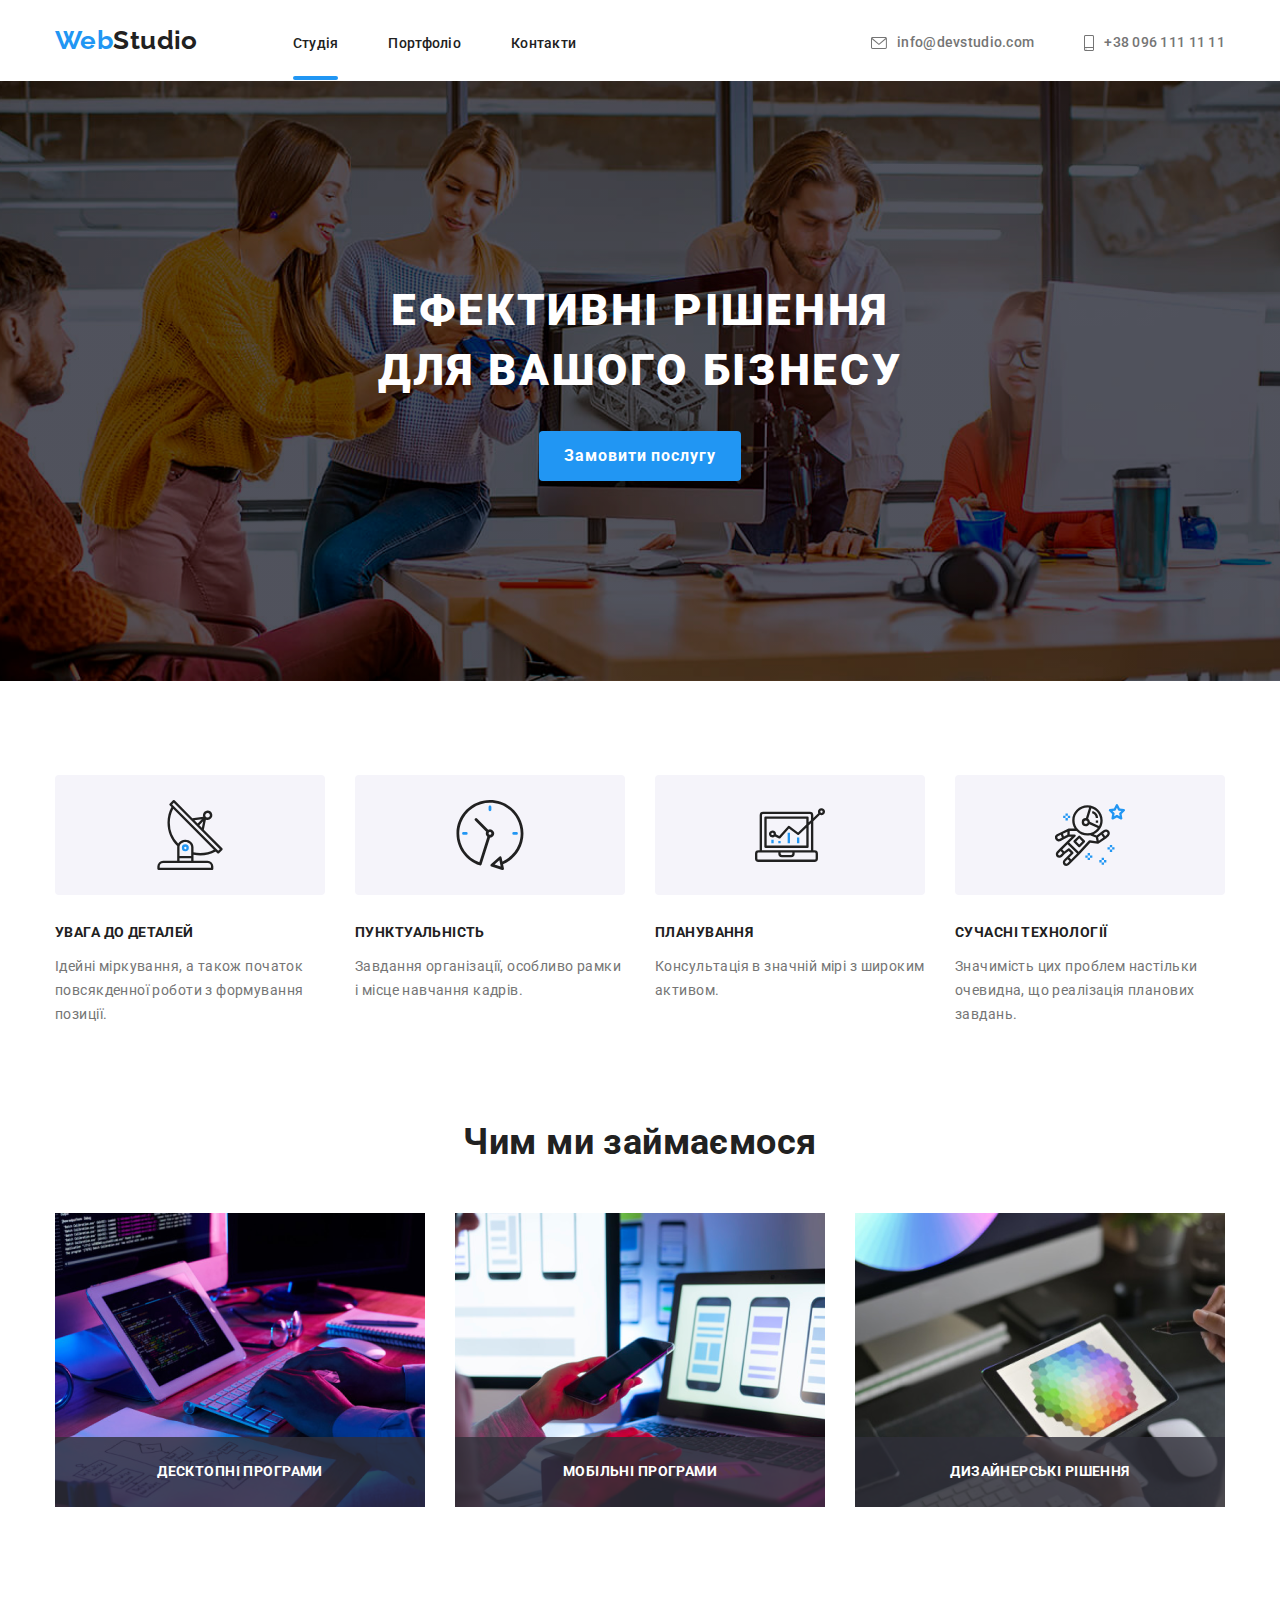
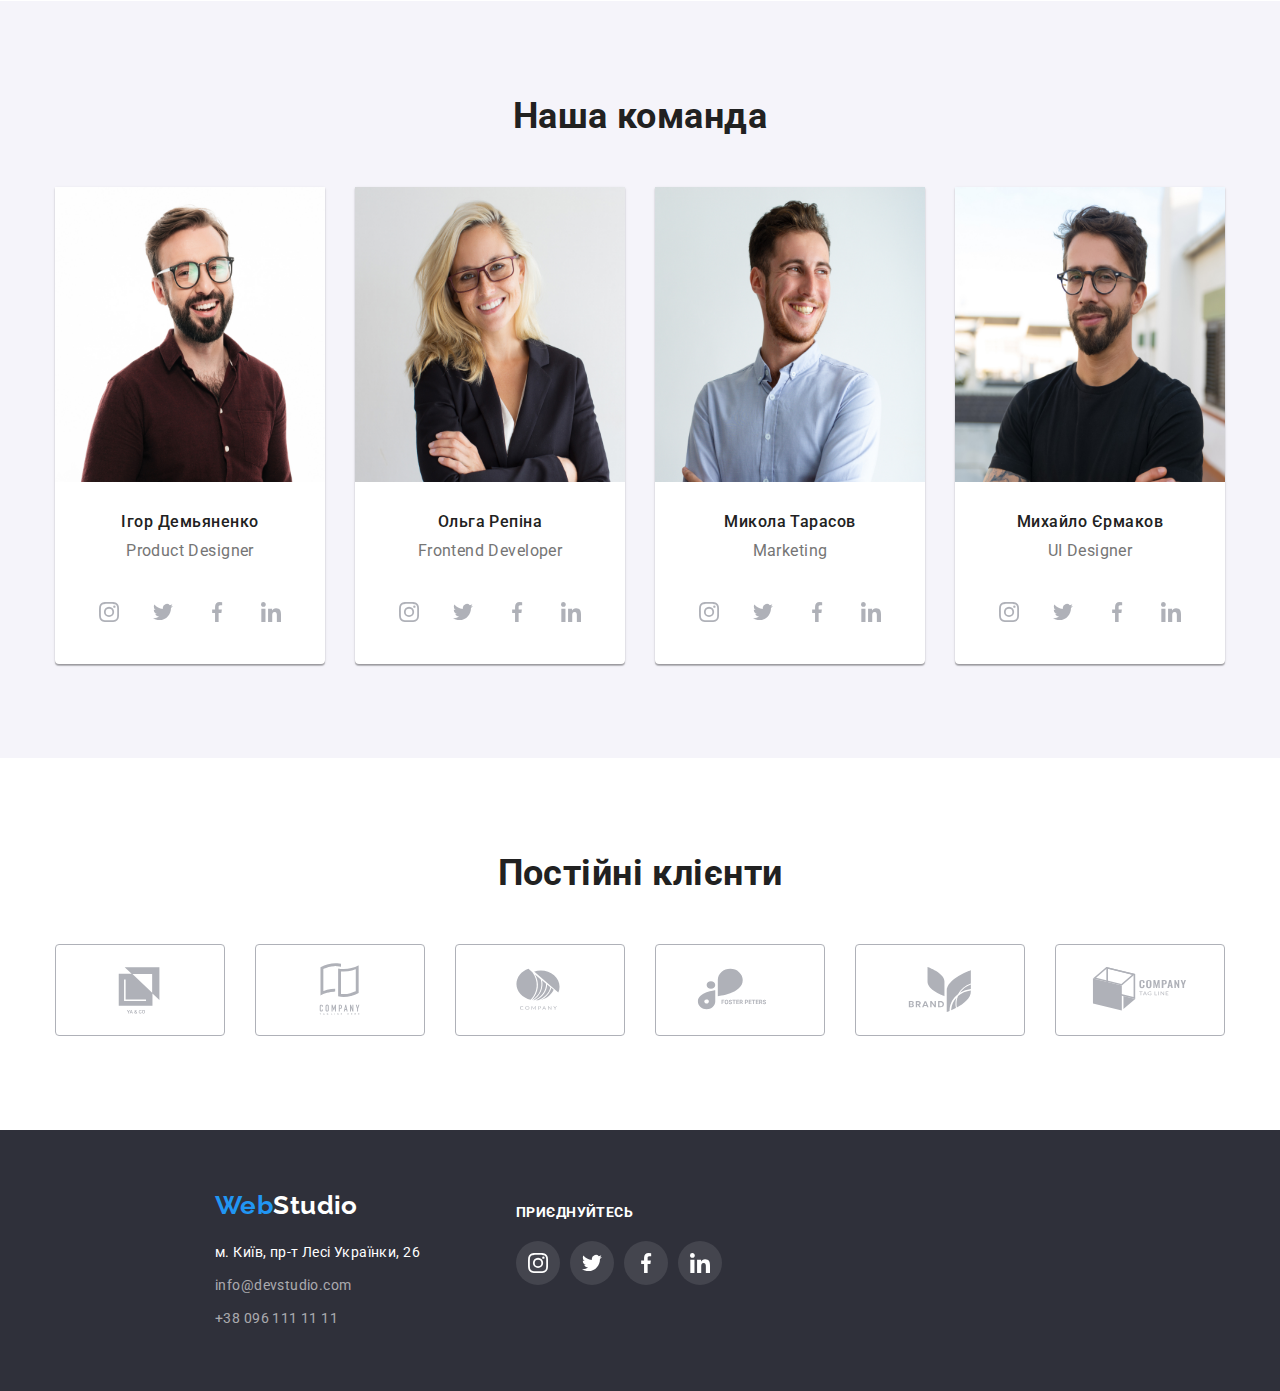
<file: index.html>
<!DOCTYPE html>
<html lang="uk">

<head>
  <meta charset="UTF-8" />
  <meta http-equiv="X-UA-Compatible" content="IE=edge" />
  <meta name="viewport" content="width=device-width, initial-scale=1.0" />
  <title>WebStudio</title>
  <link rel="preconnect" href="https://fonts.googleapis.com" />
  <link rel="preconnect" href="https://fonts.gstatic.com" crossorigin />
  <link href="https://fonts.googleapis.com/css2?family=Raleway:wght@700&family=Roboto:wght@400;500;700;900&display=swap"
    rel="stylesheet" />
  <link rel="stylesheet" href="https://cdnjs.cloudflare.com/ajax/libs/modern-normalize/1.1.0/modern-normalize.min.css">
  <link rel="stylesheet" href="./css/styles.css" />
</head>

<body data-body>
  <header class="page-header">
    <div class="page container">
      <nav class="main-nav">
        <a class="page-logo" href="./index.html"><span class="web-logo">Web</span>Studio</a>
        <ul class="site-nav list">
          <li class="item"><a href="./index.html" class="link current">Студія</a></li>
          <li class="item"><a href="./portfolio.html" class="link">Портфоліо</a></li>
          <li class="item"><a href="" class="link">Контакти</a></li>
        </ul>
      </nav>

      <ul class="auth-nav list">
        <li class="item">
            <a href="mailto:info@devstudio.com" class="link"> <svg class="contact-icon" width="16" height="12">
                <use href="./images/images-icons/sprite.svg#icon-envelope"></use>
              </svg>info@devstudio.com</a>
        </li>

        <li class="item">
            <a href="tel:+380961111111" class="link"> <svg class="contact-icon" width="10" height="16">
                <use href="./images/images-icons/sprite.svg#icon-smartphone">
                </use>
              </svg>+38 096 111 11 11</a>
        </li>
      </ul>
    </div>
  </header>

  <main class="main-content">
    <!--Hero-->
    <section class="section hero-section">
      <div class="container">
        <h1 class="hero-title">Ефективні рішення для вашого бізнесу</h1>
        <button class="btn" type="button" data-modal-open>Замовити послугу</button> 
      </div>
    </section>

    <!--Features-->
    <section class="section">
      <div class="container">
        <h2 class="section-title visually-hidden">Fetures</h2>
        <ul class="features-list">
          <li class="features-list-li">
            <div class="feature-icon">
              <svg width="70" height="70">
                <use href="./images/images-icons/sprite.svg#icon-antenna">
                </use>
              </svg>
            </div>
            <h3 class="title">Увага до деталей</h3>
            <p class="text">Ідейні міркування, а також початок повсякденної роботи з формування позиції.</p>
          </li>
          <li class="features-list-li">
            <div class="feature-icon">
              <svg width="70" height="70">
                <use href="./images/images-icons/sprite.svg#icon-clock"></use>
              </svg>
            </div>
            <h3 class="title">Пунктуальність</h3>
            <p class="text">Завдання організації, особливо рамки і місце навчання кадрів.</p>
          </li>
          <li class="features-list-li">
            <div class="feature-icon">
              <svg width="70" height="70">
                <use href="./images/images-icons/sprite.svg#icon-diagram"></use>
              </svg>
            </div>
            <h3 class="title">Планування</h3>
            <p class="text">Консультація в значній мірі з широким активом.</p>
          </li>
          <li class="features-list-li">
            <div class="feature-icon">
              <svg width="70" height="70">
                <use href="./images/images-icons/sprite.svg#icon-astronaut"></use>
              </svg>
            </div>
            <h3 class="title">Сучасні технології</h3>
            <p class="text">Значимість цих проблем настільки очевидна, що реалізація планових завдань.</p>
          </li>
        </ul>
      </div>
    </section>

    <!--Work-->
    <section class="section about">
      <div class="container">
        <h2 class="section-title work">Чим ми займаємося</h2>
        <ul class="work-list">
          <li class="work-item link">
            <img src="./images/work/box1.png" alt="бази даних" />
            <p class="description">
              десктопні програми
            </p>
          </li>
          <li class="work-item link">
            <img src="./images/work/box2.png" alt="контакти" class="pic" />
            <p class="description">
              мобільні програми
            </p>
          </li>
          <li class="work-item link">
            <img src="./images/work/box3.png" alt="фінансовий аналіз" class="pic" />
            <p class="description">
              дизайнерські рішення
            </p>
          </li>
        </ul>
      </div>
    </section>

    <!--Team-->
    <section class="section team-section">
      <div class="container">
        <h2 class="section-title team">Наша команда</h2>
        <ul class="main-team list">
          <li class="team-list">
            <img src="./images/team/teamcard1.jpg" alt="Ігор Демьяненко" width="270" height="260" class="photo" />
            <h3 class="title">Ігор Демьяненко</h3>
            <p class="team-text">Product Designer</p>
                    
                <ul class="social-networks list">
                  <li class="social-networks-icon">
                    <a class="social-icon-box" href="" aria-label="instagram"> <svg class="soc-icon" width="20" height="20">
                      <use href="./images/images-icons/sprite.svg#icon-instagram">Instagram</use>
                    </svg>
                    </a>
                  </li>

                  <li class="social-networks-icon">
                    <a class="social-icon-box" href="" aria-label="twitter"><svg class="soc-icon" width="20" height="20">
                      <use href="./images/images-icons/sprite.svg#icon-twitter">Twitter</use>
                    </svg>
                    </a>
                  </li>

                   <li class="social-networks-icon">
                    <a class="social-icon-box" href="" aria-label="facebook"><svg class="soc-icon" width="20" height="20">
                      <use href="./images/images-icons/sprite.svg#icon-facebook">Facebook</use>
                    </svg>
                    </a>
                  </li>

                  <li class="social-networks-icon">
                    <a  class="social-icon-box" href="" aria-label="linkedin"><svg class="soc-icon" width="20" height="20">
                      <use href="./images/images-icons/sprite.svg#icon-linkedin">Linkedin</use>
                    </svg>
                    </a>
                  </li>
                </ul>
          </li>

          <li class="team-list">
            <img src="./images/team/teamcard2.jpg" alt="Ольга Репіна" width="270" height="260" class="photo" />
            <h3 class="title">Ольга Репіна</h3>
            <p class="team-text">Frontend Developer</p>
            <ul class="social-networks list">
              <li class="social-networks-icon">
                <a class="social-icon-box" href="" aria-label="instagram"> <svg class="soc-icon" width="20" height="20">
                  <use href="./images/images-icons/sprite.svg#icon-instagram">Instagram</use>
                </svg>
                </a>
              </li>

              <li class="social-networks-icon">
                <a class="social-icon-box" href="" aria-label="twitter"><svg class="soc-icon" width="20" height="20">
                  <use href="./images/images-icons/sprite.svg#icon-twitter">Twitter</use>
                </svg>
                </a>
              </li>

               <li class="social-networks-icon">
                <a class="social-icon-box" href="" aria-label="facebook"><svg class="soc-icon" width="20" height="20">
                  <use href="./images/images-icons/sprite.svg#icon-facebook">Facebook</use>
                </svg>
                </a>
              </li>

              <li class="social-networks-icon">
                <a  class="social-icon-box" href="" aria-label="linkedin"><svg class="soc-icon" width="20" height="20">
                  <use href="./images/images-icons/sprite.svg#icon-linkedin">Linkedin</use>
                </svg>
                </a>
              </li>
            </ul>
          </li>

          <li class="team-list">
            <img src="./images/team/teamcard3.jpg" alt="Микола Тарасов" width="270" height="260" class="photo" />
            <h3 class="title">Микола Тарасов</h3>
            <p class="team-text">Marketing</p>
            <ul class="social-networks list">
              <li class="social-networks-icon">
                <a class="social-icon-box" href="" aria-label="instagram"> <svg class="soc-icon" width="20" height="20">
                  <use href="./images/images-icons/sprite.svg#icon-instagram">Instagram</use>
                </svg>
                </a>
              </li>

              <li class="social-networks-icon">
                <a class="social-icon-box" href="" aria-label="twitter"><svg class="soc-icon" width="20" height="20">
                  <use href="./images/images-icons/sprite.svg#icon-twitter">Twitter</use>
                </svg>
                </a>
              </li>

               <li class="social-networks-icon">
                <a class="social-icon-box" href="" aria-label="facebook"><svg class="soc-icon" width="20" height="20">
                  <use href="./images/images-icons/sprite.svg#icon-facebook">Facebook</use>
                </svg>
                </a>
              </li>

              <li class="social-networks-icon">
                <a  class="social-icon-box" href="" aria-label="linkedin"><svg class="soc-icon" width="20" height="20">
                  <use href="./images/images-icons/sprite.svg#icon-linkedin">Linkedin</use>
                </svg>
                </a>
              </li>
            </ul>
          </li>

          <li class="team-list">
            <img src="./images/team/teamcard4.jpg" alt="Михайло Єрмаков" width="270" height="260" class="photo" />
            <h3 class="title">Михайло Єрмаков</h3>
            <p class="team-text">UI Designer</p>
            <ul class="social-networks list">
              <li class="social-networks-icon">
                <a class="social-icon-box" href="" aria-label="instagram"> <svg class="soc-icon" width="20" height="20">
                  <use href="./images/images-icons/sprite.svg#icon-instagram">Instagram</use>
                </svg>
                </a>
              </li>

              <li class="social-networks-icon">
                <a class="social-icon-box" href="" aria-label="twitter"><svg class="soc-icon" width="20" height="20">
                  <use href="./images/images-icons/sprite.svg#icon-twitter">Twitter</use>
                </svg>
                </a>
              </li>

               <li class="social-networks-icon">
                <a class="social-icon-box" href="" aria-label="facebook"><svg class="soc-icon" width="20" height="20">
                  <use href="./images/images-icons/sprite.svg#icon-facebook">Facebook</use>
                </svg>
                </a>
              </li>

              <li class="social-networks-icon">
                <a class="social-icon-box" href="" aria-label="linkedin"><svg class="soc-icon" width="20" height="20">
                  <use href="./images/images-icons/sprite.svg#icon-linkedin">Linkedin</use>
                </svg>
                </a>
              </li>
            </ul>
          </li>
        </ul>
      </div>
    </section>
  </main>

  <!--Customers-->
  <section class="section customers">
    <div class="container">
      <h2 class="section-title work">Постійні клієнти</h2>
      <ul class="customers-list list">
        <li class="customers-li">
          <a class="customer-icon" href="" aria-label="">
            <svg class="company" width="106" height="60">
              <use href="./images/images-icons/sprite.svg#icon-logo-1"></use>
            </svg>
          </a>
        </li>

        <li class="customers-li">
          <a class="customer-icon" href="" aria-label="">
            <svg class="company" width="106" height="60">
              <use href="./images/images-icons/sprite.svg#icon-logo-2"></use>
            </svg>
          </a>
        </li>


        <li class="customers-li">
          <a class="customer-icon" href="" aria-label="">
            <svg class="company" width="106" height="60">
              <use href="./images/images-icons/sprite.svg#icon-logo-3"></use>
            </svg>
          </a>
        </li>

        <li class="customers-li">
          <a class="customer-icon" href="" aria-label="">
            <svg class="company" width="106" height="60">
              <use href="./images/images-icons/sprite.svg#icon-logo-4"></use>
            </svg>
          </a>
        </li>

        <li class="customers-li">
          <a class="customer-icon" href="" aria-label="">
            <svg class="company" width="106" height="60">
              <use href="./images/images-icons/sprite.svg#icon-logo-5"></use>
            </svg>
          </a>
        </li>

        <li class="customers-li">
          <a class="customer-icon" href="" aria-label=""><svg class="company" width="106" height="60">
              <use href="./images/images-icons/sprite.svg#icon-logo-6"></use>
            </svg>
          </a>
        </li>

      </ul>
    </div>
  </section>

  <!--Footer-->
  <footer class="section footer-section">
    <div class="footer-container">
        <div class="footer-block">
          <a class="logo list" href="./index.html"><span class="web-logo">Web</span>Studio</a>
          <address class="footer-addres">
            <ul class="footer-adress-list">
              <li class="item"><a
              href="https://www.google.com.ua/maps/place/%D0%B1%D1%83%D0%BB.+%D0%9B%D0%B5%D1%81%D0%B8+%D0%A3%D0%BA%D1%80%D0%B0%D0%B8%D0%BD%D0%BA%D0%B8,+26,+%D0%9A%D0%B8%D0%B5%D0%B2,+02000/@50.4265807,30.5383858,17z/data=!3m1!4b1!4m5!3m4!1s0x40d4cf0e033ecbe9:0x57a4dffefec77da0!8m2!3d50.4265807!4d30.5383858?hl=ru"
              class="adress-link">м. Київ, пр-т Лесі Українки, 26</a></li>
              <li class="item"><a href="mailto:info@devstudio.com" class="contacts-link">info@devstudio.com</a></li>
              <li class="item"><a href="tel:+380961111111" class="contacts-link">+38 096 111 11 11</a></li>
            </ul>
          </address>
        </div>

        <div class="network-contacts">
          <h3 class="joing-network title">Приєднуйтесь</h3>
          <ul class="social-networks list">
            <li class="social-networks-icon">
              <a class="footer-social-icon" href="" aria-label="instagram"> <svg class="soc-icon-footer" width="20" height="20">
              <use href="./images/images-icons/sprite.svg#icon-instagram">Instagram</use>
              </svg>
              </a>
            </li>

            <li class="social-networks-icon">
              <a class="footer-social-icon" href="" aria-label="twitter"><svg class="soc-icon-footer" width="20" height="20">
              <use href="./images/images-icons/sprite.svg#icon-twitter">Twitter</use>
              </svg>
              </a>
            </li>

            <li class="social-networks-icon">
              <a class="footer-social-icon" href="" aria-label="facebook"><svg class="soc-icon-footer" width="20" height="20">
                <use href="./images/images-icons/sprite.svg#icon-facebook">Facebook</use>
              </svg>
              </a>
            </li>

            <li class="social-networks-icon">
              <a  class="footer-social-icon" href="" aria-label="linkedin"><svg class="soc-icon-footer" width="20" height="20">
              <use href="./images/images-icons/sprite.svg#icon-linkedin">Linkedin</use>
              </svg>
              </a>
            </li>
          </ul>
      </div>
    </div>
  </footer>

  <!--Modal-window-->
    <div class="backdrop is-hidden" data-modal> 
      <div class="modal">
        <button class="modal-close-btn" type="button" data-modal-close> 
          <svg width="11" height="11">
            <use href="./images/images-icons/cros-close.svg#icon-cros-close">
            </use>
          </svg>
        </button>
      </div>
    </div>

  <script src="./js/modal.js"></script>

</body>

</html>
</file>
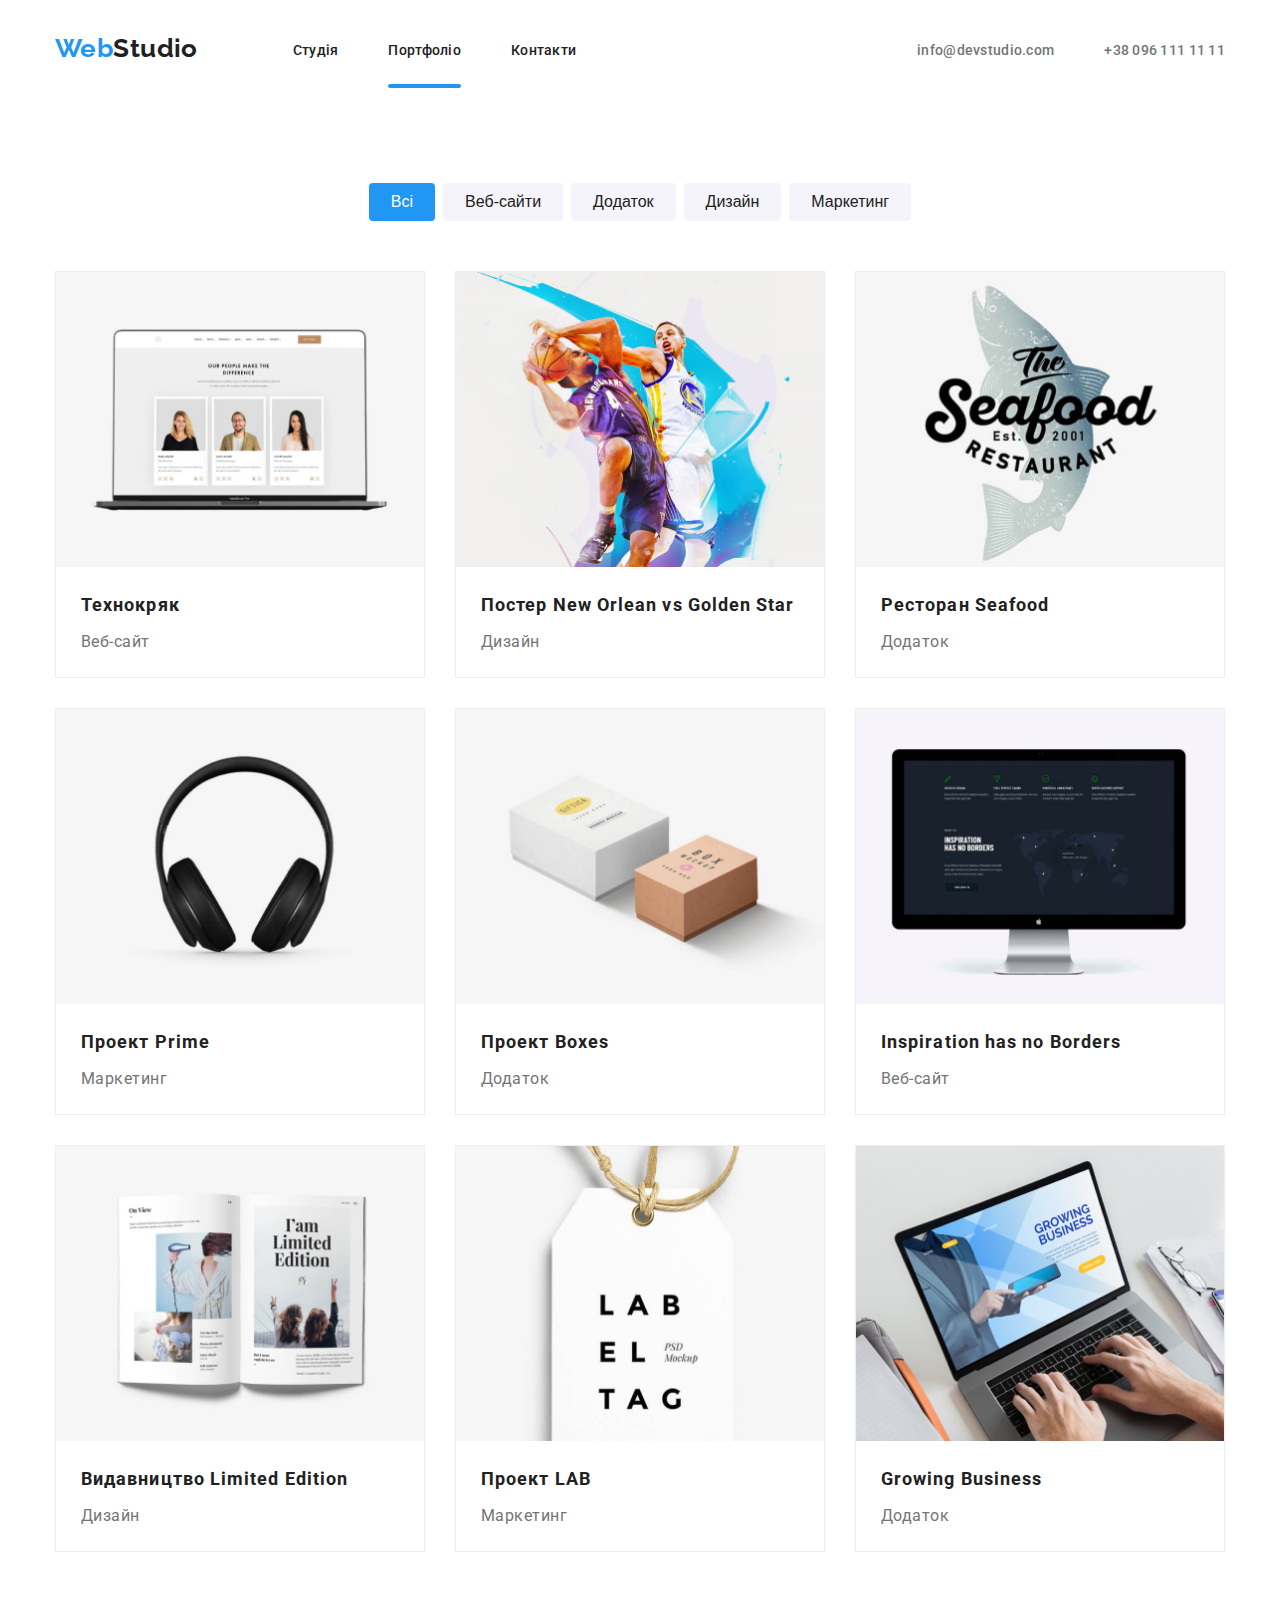
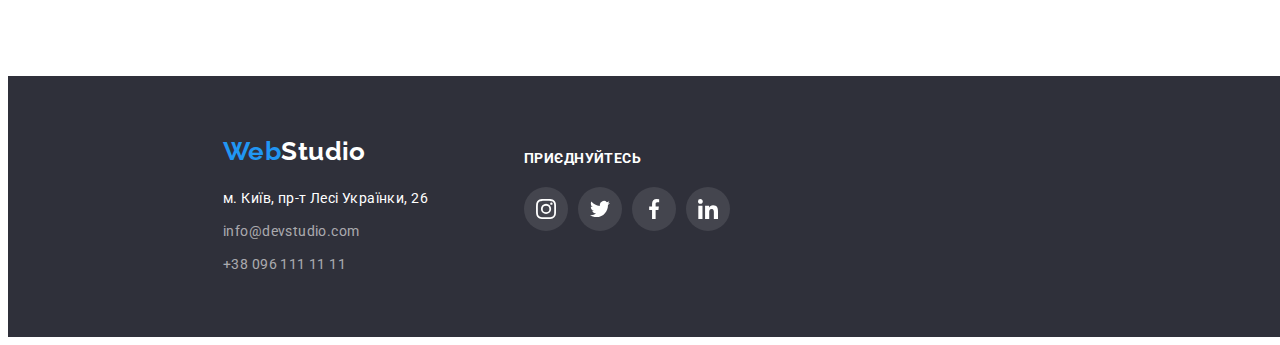
<file: portfolio.html>
<!DOCTYPE html>
<html lang="uk">
  <head>
    <meta charset="UTF-8" />
    <meta http-equiv="X-UA-Compatible" content="IE=edge" />
    <meta name="viewport" content="width=device-width, initial-scale=1.0" />
    <title>WebStudio</title>
    <link rel="preconnect" href="https://fonts.googleapis.com" />
    <link rel="preconnect" href="https://fonts.gstatic.com" crossorigin />
    <link
      href="https://fonts.googleapis.com/css2?family=Raleway:wght@700&family=Roboto:wght@400;500;700;900&display=swap"
      rel="stylesheet"
    />
    <link rel="stylesheet" href="./css/styles.css" />
  </head>

  <body>
    <header class="page-header">
      <div class="page container">
        <nav class="main-nav">
          <a class="page-logo" href="./index.html"><span class="web-logo">Web</span>Studio</a>
          <ul class="site-nav list">
            <li class="item"><a href="./index.html" class="link">Студія</a></li>
            <li class="item"><a href="./portfolio.html" class="link current">Портфоліо</a></li>
            <li class="item"><a href="" class="link">Контакти</a></li>
          </ul>
        </nav>

          <ul class="auth-nav list">
            <li class="item">
              <a href="mailto:info@devstudio.com" class="link">info@devstudio.com</a>
            </li>
            <li class="item"><a href="tel:+380961111111" class="link">+38 096 111 11 11</a></li>
          </ul>
      </div>
    </header>

    <main>
      <section class="portfolio section">
        <div class="container">
            <h1 class="portfolio-title visually-hidden">Портфоліо</h1>
            <ul class="portfolio-container list">
              <li class="portfolio-nav"><button class="portfolio-btn active" type="button">Всі</button></li>
              <li class="portfolio-nav"><button class="portfolio-btn" type="button">Веб-сайти</button></li>
              <li class="portfolio-nav"><button class="portfolio-btn" type="button">Додаток</button></li>
              <li class="portfolio-nav"><button class="portfolio-btn" type="button">Дизайн</button></li>
              <li class="portfolio-nav"><button class="portfolio-btn" type="button">Маркетинг</button></li>
            </ul>
            
            <ul class="flex-conteiner list">

              <li class="link">
                <a class="portfolio-positions" href="" aria-level="" >
                  <div class="portfolio-relative" >
                    <img src="./images-portfolio/img.jpg" alt="Технокряк" class="photo" />
                    <div class="portfolio-overlay">
                      <p class="portfolio-description">
                        Ресурс пропонує комплексні пропозиції з різним рівнем функціоналу та сервісів. Все це дозволить відвідувачу отримати вичерпні відомості про компанію чи приватну особу.
                      </p>
                    </div>
                  </div>
                    <div class="portfolio-over">
                      <h3 class="list-title">Технокряк</h3>
                      <p class="work-text">Веб-сайт</p>
                    </div>
                </a>
              </li>

              <li class="link">
                <a class="portfolio-positions" href="" aria-level="" >
                  <div class="portfolio-relative" >
                    <img
                    src="./images-portfolio/img (1).jpg"
                    alt="Постер New Orlean vs Golden Star"
                    class="photo"/>
                    <div class="portfolio-overlay">
                      <p class="portfolio-description">
                        Ресурс пропонує комплексні пропозиції з різним рівнем функціоналу та сервісів. Все це дозволить відвідувачу отримати вичерпні відомості про компанію чи приватну особу.
                      </p>
                    </div>
                  </div>
                    <div class="portfolio-over">
                      <h3 class="list-title">Постер New Orlean vs Golden Star</h3>
                      <p class="work-text">Дизайн</p>
                    </div>
                </a>
              </li>

              <li class="link">
                <a class="portfolio-positions" href="" aria-level="" >
                  <div class="portfolio-relative" >
                    <img
                    src="./images-portfolio/img (2).jpg"
                    alt="Ресторан Seafood"
                    class="photo"/>
                    <div class="portfolio-overlay">
                      <p class="portfolio-description">
                        Ресурс пропонує комплексні пропозиції з різним рівнем функціоналу та сервісів. Все це дозволить відвідувачу отримати вичерпні відомості про компанію чи приватну особу.
                      </p>
                    </div>
                  </div>
                    <div class="portfolio-over">
                      <h3 class="list-title">Ресторан Seafood</h3>
                      <p class="work-text">Додаток</p>
                    </div>
                </a>
              </li>

              <li class="link">
                <a class="portfolio-positions" href="" aria-level="" >
                  <div class="portfolio-relative" >
                    <img
                    src="./images-portfolio/img (3).jpg"
                    alt="Проект Prime"
                    class="photo"/>
                    <div class="portfolio-overlay">
                      <p class="portfolio-description">
                        Ресурс пропонує комплексні пропозиції з різним рівнем функціоналу та сервісів. Все це дозволить відвідувачу отримати вичерпні відомості про компанію чи приватну особу.
                      </p>
                    </div>
                  </div>
                    <div class="portfolio-over">
                      <h3 class="list-title">Проект Prime</h3>
                      <p class="work-text">Маркетинг</p>
                    </div>
                </a>
              </li>

              <li class="link">
                <a class="portfolio-positions" href="" aria-level="" >
                  <div class="portfolio-relative" >
                    <img
                    src="./images-portfolio/img (4).jpg"
                    alt="Проект Boxes"
                    class="photo"/>
                    <div class="portfolio-overlay">
                      <p class="portfolio-description">
                        Ресурс пропонує комплексні пропозиції з різним рівнем функціоналу та сервісів. Все це дозволить відвідувачу отримати вичерпні відомості про компанію чи приватну особу.
                      </p>
                    </div>
                  </div>
                    <div class="portfolio-over">
                      <h3 class="list-title">Проект Boxes</h3>
                      <p class="work-text">Додаток</p>
                    </div>
                </a>
              </li>

              <li class="link">
                <a class="portfolio-positions" href="" aria-level="" >
                  <div class="portfolio-relative" >
                    <img
                    src="./images-portfolio/img (5).jpg"
                    alt="Inspiration has no Borders"
                    class="photo"/>
                    <div class="portfolio-overlay">
                      <p class="portfolio-description">
                        Ресурс пропонує комплексні пропозиції з різним рівнем функціоналу та сервісів. Все це дозволить відвідувачу отримати вичерпні відомості про компанію чи приватну особу.
                      </p>
                    </div>
                  </div>
                    <div class="portfolio-over">
                      <h3 class="list-title">Inspiration has no Borders</h3>
                      <p class="work-text">Веб-сайт</p>
                    </div>
                </a>
              </li>

              <li class="link">
                <a class="portfolio-positions" href="" aria-level="" >
                  <div class="portfolio-relative" >
                    <img
                    src="./images-portfolio/img (7).jpg"
                    alt="Видавництво Limited Edition"
                    class="photo"/>
                    <div class="portfolio-overlay">
                      <p class="portfolio-description">
                        Ресурс пропонує комплексні пропозиції з різним рівнем функціоналу та сервісів. Все це дозволить відвідувачу отримати вичерпні відомості про компанію чи приватну особу.
                      </p>
                    </div>
                  </div>
                    <div class="portfolio-over">
                      <h3 class="list-title">Видавництво Limited Edition</h3>
                      <p class="work-text">Дизайн</p>
                    </div>
                </a>
              </li>

              <li class="link">
                <a class="portfolio-positions" href="" aria-level="" >
                  <div class="portfolio-relative" >
                    <img
                    src="./images-portfolio/img (8).jpg"
                    alt="Проект LAB"
                    class="photo"/>
                    <div class="portfolio-overlay">
                      <p class="portfolio-description">
                        Ресурс пропонує комплексні пропозиції з різним рівнем функціоналу та сервісів. Все це дозволить відвідувачу отримати вичерпні відомості про компанію чи приватну особу.
                      </p>
                    </div>
                  </div>
                    <div class="portfolio-over">
                      <h3 class="list-title">Проект LAB</h3>
                      <p class="work-text">Маркетинг</p>
                    </div>
                </a>
              </li>

              <li class="link">
                <a class="portfolio-positions" href="" aria-level="" >
                  <div class="portfolio-relative" >
                    <img
                    src="./images-portfolio/img (9).jpg"
                    alt="Growing Business"
                    class="photo"/>
                    <div class="portfolio-overlay">
                      <p class="portfolio-description">
                        Ресурс пропонує комплексні пропозиції з різним рівнем функціоналу та сервісів. Все це дозволить відвідувачу отримати вичерпні відомості про компанію чи приватну особу.
                      </p>
                    </div>
                  </div>
                    <div class="portfolio-over">
                      <h3 class="list-title">Growing Business</h3>
                      <p class="work-text">Додаток</p>
                    </div>
                </a>
              </li>

            </ul>
        </div>
      </section>
    </main>

    <footer class="section footer-section">
      <div class="footer-container">
          <div class="footer-block">
            <a class="logo list" href="./index.html"><span class="web-logo">Web</span>Studio</a>
            <address class="footer-addres">
              <ul class="footer-adress-list">
                <li class="item"><a
                href="https://www.google.com.ua/maps/place/%D0%B1%D1%83%D0%BB.+%D0%9B%D0%B5%D1%81%D0%B8+%D0%A3%D0%BA%D1%80%D0%B0%D0%B8%D0%BD%D0%BA%D0%B8,+26,+%D0%9A%D0%B8%D0%B5%D0%B2,+02000/@50.4265807,30.5383858,17z/data=!3m1!4b1!4m5!3m4!1s0x40d4cf0e033ecbe9:0x57a4dffefec77da0!8m2!3d50.4265807!4d30.5383858?hl=ru"
                class="adress-link">м. Київ, пр-т Лесі Українки, 26</a></li>
                <li class="item"><a href="mailto:info@devstudio.com" class="contacts-link">info@devstudio.com</a></li>
                <li class="item"><a href="tel:+380961111111" class="contacts-link">+38 096 111 11 11</a></li>
              </ul>
            </address>
          </div>
  
          <div class="network-contacts">
            <h3 class="joing-network title">Приєднуйтесь</h3>
            <ul class="social-networks list">
              <li class="social-networks-icon">
                <a class="footer-social-icon" href="" aria-label="instagram"> <svg class="soc-icon-footer" width="20" height="20">
                <use href="./images/images-icons/sprite.svg#icon-instagram">Instagram</use>
                </svg>
                </a>
              </li>
  
              <li class="social-networks-icon">
                <a class="footer-social-icon" href="" aria-label="twitter"><svg class="soc-icon-footer" width="20" height="20">
                <use href="./images/images-icons/sprite.svg#icon-twitter">Twitter</use>
                </svg>
                </a>
              </li>
  
              <li class="social-networks-icon">
                <a class="footer-social-icon" href="" aria-label="facebook"><svg class="soc-icon-footer" width="20" height="20">
                  <use href="./images/images-icons/sprite.svg#icon-facebook">Facebook</use>
                </svg>
                </a>
              </li>
  
              <li class="social-networks-icon">
                <a  class="footer-social-icon" href="" aria-label="linkedin"><svg class="soc-icon-footer" width="20" height="20">
                <use href="./images/images-icons/sprite.svg#icon-linkedin">Linkedin</use>
                </svg>
                </a>
              </li>
            </ul>
        </div>
      </div>
    </footer>
  </body>
</html>
</file>
<file: css/styles.css>
/* index.html css */
:root {
    --primary-text-color: #757575;
    --secondary-text-color: #212121;
    --accent-color: #2196F3;
    --secondary-background-color: #FFFFFF;
    --icon-color: #AFB1B8;
}

/* reset */
html {
	box-sizing: border-box;
}
*,
*::after,
*::before {
	box-sizing: inherit;
}

h1,
h2,
h3,
h4,
h5,
h6,
p {
	margin-top: 0;
}

.ul {
	list-style: none;
	padding-left: 0;
    padding: 0;
	margin: 0;
}

.a {
	text-decoration: none;
	color: inherit;
}

img {
	display: block;
	max-width: 100%;
	height: auto;
}

.list {
    padding: 0;
    margin: 0;
    
    list-style: none;
}

body {
    font-family: Roboto, sans-serif; 
    font-size: 14px;
    letter-spacing: 0.03em;
    color: var(--primary-text-color);
    background-color: var(--secondary-background-color);
}

.no-scroll {
    overflow: hidden;
}

.section {
    padding-bottom: 94px;
    padding-top: 94px;
}

.page-header {
    background-color: var(--secondary-background-color);
}

.container {
    width: 1200px;
    padding-left: 15px;
    padding-right: 15px;
    margin-left: auto;
    margin-right: auto;
}

/* main-nav */
.page {
    display: flex;
}

.main-nav  {
    display: flex;
    align-items: center;
    margin-right: auto;
}

/* logo */
.page-logo {
    display: flex;
    margin-right: 95px;

    color: var(--secondary-text-color); 
    font-family: 'Raleway', serif;
    font-weight: 700;
    font-size: 26px;
    line-height: 1.20;
    text-decoration: none;

    transition-property: color;
    transition-duration: 250ms;
    transition-timing-function: cubic-bezier(0.4, 0, 0.2, 1); 
}

.page-logo:hover,
.page-logo:focus {
    color: #292929;   
}

.web-logo {
    color: var(--accent-color);
}

/* site nav */
.link {
    text-decoration: none;
}

.site-nav {
    display: flex;
}

.site-nav .item + .item {
    margin-left: 50px   ;
}

.site-nav .link {
    display: flex;
    padding-top: 35px;
    padding-bottom: 30px;

    color: var(--secondary-text-color);
    font-weight: 500;
    font-size: 14px;
    line-height: 1.07;
    letter-spacing: 0.02em;
    text-decoration: none;

    transition-property: color;
    transition-duration: 250ms;
    transition-timing-function: cubic-bezier(0.4, 0, 0.2, 1);
    }

.site-nav .link:hover,
.site-nav .link:focus {
    color: var(--accent-color);
}

.current {
    position: relative;
}

.current::after {
    content: "";
    position: absolute;
    bottom: 0;
    left:0;
    width: 100%;
    height: 4px;
    background-color: var(--accent-color);
    border-radius: 2px;
} 


/* auth-icons */
.contact-icon {
    margin-right: 10px;
    fill: currentColor;
}

/* auth-nav */
.page .auth-nav {
    display: flex;
}

.auth-nav .item {
    display: flex;
    align-items: center;
}

.auth-nav .link {
    display: flex;
    padding-top: 35px;
    padding-bottom: 30px;
    align-items: center;
    font-weight: 500;
    font-size: 14px;
    line-height: 1.14;
    letter-spacing: 0.02em;
    color: #757575;
    text-decoration: none;

    transition-property: color;
    transition-duration: 250ms;
    transition-timing-function: cubic-bezier(0.4, 0, 0.2, 1);
}

.auth-nav .item + .item {
    margin-left: 50px;
}

 .auth-nav .link:hover,
 .auth-nav .link:focus {
    color: var(--accent-color);
 }

/* Hero */
.main-contenet {
    margin-bottom: 0;
}

.hero-section {
    max-width: 1600px;
    margin-left: auto;
    margin-right:auto;
    padding-top: 200px;
    padding-bottom: 200px;
    text-align: center;
    background-image: linear-gradient(to right, rgba(0, 0, 0, 0.4), rgba(0, 0, 0, 0.4)), url(../images/banner/Img.png);
    background-repeat: no-repeat;
    background-position: center;
    background-size: cover;
    background-color: #C4C4C4;
}

.hero-title {
    width: 600px;
    margin-bottom: 30px;
    margin-left: auto;
    margin-right: auto;

    font-weight: 900;
    font-size: 44px;
    line-height: 1.36;
    text-align: center;
    letter-spacing: 0.06em;
    text-transform: uppercase;
    color: var(--secondary-background-color);
}

.btn {
    padding: 10px 25px;

    font-weight: 700;
    font-size: 16px;
    line-height: 1.88;
    border: none;
    align-items: center;
    text-align: center;
    border-radius: 4px;
    letter-spacing: 0.06em;
    cursor: pointer;
    color: var(--secondary-background-color);
    background-color: var(--accent-color);

    transition-property: background-color, box-shadow;
    transition-duration: 250ms;
    transition-timing-function: cubic-bezier(0.4, 0, 0.2, 1);

}

.btn:hover,
.btn:focus {
    background-color:var(--accent-color);
    box-shadow: 0px 4px 4px rgba(0, 0, 0, 0.15); 
}

/* features */
.section-title {
    text-align: center;
    font-weight: 700;
    font-size: 36px;
    line-height: 1.17;
    color: var(--secondary-text-color);
}

.features-list {
    padding: 0;
    margin: 0;
    display: flex;
    list-style: none;
}

 /*прихований заголовок*/
 .visually-hidden {
    position: absolute;
    width: 1px;
    height: 1px;
    margin: -1px;
    border: 0;
    padding: 0;
    white-space: nowrap;
    clip-path: inset(100%);
    clip: rect(0 0 0 0);
    overflow: hidden;
 }

 .features-list-li {
    width: 270px;
 }

 .features-list .features-list-li + .features-list-li {
    margin-left: 30px;
 }

.title {
    font-size: 14px;
    font-weight: 700;
    line-height: 1.14;
    list-style: none;
    color: var(--secondary-text-color);
    text-transform: uppercase;
}

.text {
    margin-top: 0;
    margin-bottom: 0;
    
    font-size: 14px;
    line-height: 1.71;
}

/* feature-icons */
.feature-icon {
    display: flex;
    margin-bottom: 30px;
    width: 270px;
    height: 120px;
    border: none;
    align-items: center;
    justify-content: center;
    border-radius: 4px;
    background-color: #F5F4FA;
 }

/* work */
.about {
    padding-top: 0;
}

.work .link {
    display: flex;
    flex-direction: row;
    background: url(creative-artist-web-design-with-working-colour-selection-graphic-tablet_35674-1119.jpg);
}

.work-list {
    display: flex;
    margin-top: 0;
    margin-bottom: 0;
    padding: 0%;

    list-style: none;
}

.work-list .link + .link {
    margin-left: 30px;
}

.work-list .link + .link:not(:last-child) {
    margin-left: 30px;
}

.work {
    margin-top: 0;
    margin-bottom: 50px;
}

.work-item {
   display: block;
   max-width: 100%; 
   height: auto;
   position: relative;
}

.description {
    font-weight: 700;
    line-height: 1.14;
    top: 0;
    left:0;
    width: 100%;
    height: 70px;
    padding-top: 27px;
    padding-bottom: 27px;
    margin-top: auto;
    margin-bottom: 0;
    bottom: 0;
    position: absolute;
    text-align: center;
    justify-content: flex-end;
    text-transform: uppercase;
    font-style: normal;
    color: var(--secondary-background-color);
    background-color: rgba(47, 48, 58, 0.8);
}

/* team */
.team-section {
    margin-top: 0;
    margin-bottom: 0;
    background-color: #F5F4FA;
}

.section-title {
    margin-bottom: 50px; 
}

.main-team .team-list + .team-list {
    margin-left: 30px;
}

.team {
    background-color: #F5F4FA;
    border-radius: 0px;
}

.main-team {
    display: flex;
    padding-left: 0;
}

.team-list {
    background: #FFFFFF;
    box-shadow: 0px 1px 3px rgba(0, 0, 0, 0.12), 0px 1px 1px rgba(0, 0, 0, 0.14), 0px 2px 1px rgba(0, 0, 0, 0.2);
    border-radius: 0px 0px 4px 4px;
}

.team-text {
    margin-bottom: 0;
    font-size: 16px;
    line-height: 1.19;
    text-align: center;
    color: var(--primary-text-color);
}

.team-list .title {
    padding-top: 30px;
    margin-bottom: 10px;

    font-weight: 500;
    font-size: 16px;
    line-height: 1.19;
    text-align: center;
    letter-spacing: 0.03em;
    text-transform: none;
    color: var(--secondary-text-color);
}

.photo {
    width: 370px;
    height: 295px;
    background-color: var(--primary-text-color);
}

/* Network items */
.social-networks {
    display: flex; 
    margin-top: 30px;
    padding-bottom: 30px; 
    align-items: center;
    justify-content: center;
}

.social-networks .list {
    padding-bottom: 30px;
}

.social-networks-icon {
    display: flex; 
}

.social-networks-icon:not(:last-child) {
    margin-right: 10px;  
 } 

.social-icon-box {
    display: flex;
    width: 44px;
    height: 44px;
    border-radius: 50%;
    align-items: center;
    justify-content: center;
    border: none;
    color: var(--icon-color);
    background-color: var(--secondary-background-color);

    transition-property: background-color, color;
    transition-duration: 250ms;
    transition-timing-function: cubic-bezier(0.4, 0, 0.2, 1);
}

.social-icon-box:hover,
.social-icon-box:focus {
    background-color: var(--accent-color);
    color: var(--secondary-background-color);
}

.soc-icon {
    align-items: center;
    justify-content: center;
    fill: currentColor;
}

/* Customers */
.customers-list {
    display: flex;
}

.customers-li {
    display: flex;  
}

.customers-li:not(:last-child) {
    margin-right: 30px;
}

.customer-icon {
    display: flex;
    width: 170px;
    height: 92px;
    align-items: center;
    justify-content: center;
    border: 1px solid #AFB1B8;
    border-radius: 4px; 
    color: var(--icon-color);
    background-color: var(--secondary-background-color);

    transition-property: color, border;
    transition-duration: 250ms;
    transition-timing-function: cubic-bezier(0.4, 0, 0.2, 1);
}

.customer-icon:hover,
.customer-icon:focus {
    color: var(--accent-color);
    border: 1px solid var(--accent-color);
}

.company {
    align-items: center;
    justify-content: center;
    fill: currentColor;
}   

/* footer */
.footer-section {
    display: flex;
    width: 1600px;
    padding-top: 60px;
    padding-bottom: 60px;
    padding-left: 15px;
    padding-right: 15px;
    margin-left: auto;
    margin-right: auto;
    margin-top: 0;
    margin-top: 0;
    background-color: #2F303A;
}

.footer-container {
    display: flex;
    width: 1200px;
    padding-left: 15px;
    padding-right: 15px;
    margin-left: auto;
    margin-right: auto;
}

.footer-block {
    width: 231px;
} 

.logo {
    margin-bottom: 20px;
    font-family: 'Raleway';
    font-weight: 700;
    font-size: 26px;
    line-height: 1.19;
    text-decoration: none;
    color: var(--secondary-background-color);
}

.footer-addres {
    margin-top: 20px;
}

.footer-adress-list {
    padding-left: 0;
    margin-top: 0;   
    margin-bottom: 0; 
    list-style: none;
}

.footer-adress .list {
    margin-right: 0;
}

.footer-adress-list .item {
    margin-bottom: 9px;
}

.footer-adress-list .item:last-child {
    margin-bottom: 0;
}

.adress-link,
.contacts-link {
    font-style: normal;
    line-height: 1.71;
    text-decoration: none;
    color: var(--secondary-background-color) 
}

.contacts-link {
    color: rgba(255, 255, 255, 0.6);

    transition-property: color;
    transition-duration: 250ms;
    transition-timing-function: cubic-bezier(0.4, 0, 0.2, 1);
}

.contacts-link:hover,
.contacts-link:focus {
    color:var(--accent-color);
}

.footer-social-icon {
    display: flex;
    width: 44px;
    height: 44px;
    border-radius: 50%;
    align-items: center;
    justify-content: center;
    border: none;
    color: var(--secondary-background-color);
    background-color: rgba(255, 255, 255, 0.1);

    transition-property: background-color;
    transition-duration: 250ms;
    transition-timing-function: cubic-bezier(0.4, 0, 0.2, 1);
}

.footer-social-icon:hover,
.footer-social-icon:focus {
    background-color: var(--accent-color);
}

.soc-icon-footer {
    align-items: center;
    justify-content: center;
    fill: currentColor;
}

/* Network contacts */
.network-contacts {
    display: flex;
    flex-wrap: wrap;
    width: 206px;
    margin-left: 70px;
    margin-right:auto;
    padding-bottom: 0px;
    align-items: center;
    align-content: center;
}

.joing-network {
    margin-bottom: 20px;
    color: var(--secondary-background-color);
}

.network-contacts > .social-networks {
    margin-top: 0;
}

/* potfolio/css */
.portfolio-container {
    display: flex;
    margin-top: 0;
    margin-bottom: 50px;
    justify-content: center; 
}

.portfolio-nav + .portfolio-nav {
    margin-left: 8px;
}

.portfolio-btn {
    padding: 6px 22px;
    font-weight: 500;
    font-size: 16px;
    border-radius: 4px;

    line-height: 1.63;
    text-align: center;
    cursor: pointer;
    color: var(--secondary-text-color);
    background-color: #F5F4FA;
    border: transparent;

    transition-property: color, background, box-shadow, border-radius;
    transition-duration: 250ms;
    transition-timing-function: cubic-bezier(0.4, 0, 0.2, 1);
}   

 .portfolio-btn:hover,
 .portfolio-btn:focus {
    color: #F5F4FA;
    background: #2196F3;
    box-shadow: 0px 3px 1px rgba(0, 0, 0, 0.1), 0px 1px 2px rgba(0, 0, 0, 0.08), 0px 2px 2px rgba(0, 0, 0, 0.12);
    border-radius: 4px;
 }

 .portfolio-btn.active {
    background-color: var(--accent-color);
    color: var(--secondary-background-color);
 }

.flex-conteiner {
    display: flex;
    flex-wrap: wrap;
    margin-top: 0;
    width: 1200px;
    cursor: pointer;
}
 
.work-text {
    padding-bottom: 20px;
    margin-bottom: 0;

    font-size: 16px;
    line-height: 30px;
    letter-spacing: 0.03em;
    color: var(--primary-text-color);
}

.work-text,
.list-title {
    padding-right: 25px;
    padding-left: 25px;
}

.list-title {
    padding-top: 20px;
    margin-bottom: 4px;
    
    font-size: 18px;
    line-height: 36px;
    letter-spacing: 0.06em;
    color: var(--secondary-text-color);
}

 .flex-conteiner .link {
    display: flex;
    width: 370px;

    margin-right: 30px;
    margin-bottom:                                                                                                                                                                                                                                                                                                                                                       30px;
    border: 1px solid #EEEEEE;
    background-color: var(--secondary-background-color);
}

.portfolio-positions {
    text-decoration: none;
    
    transition-property: box-shadow;
    transition-duration: 250ms;
    transition-timing-function: cubic-bezier(0.4, 0, 0.2, 1);  
}

.portfolio-positions:hover,
.portfolio-positions:focus {
    box-shadow: 0px 3px 1px rgba(0, 0, 0, 0.1), 0px 1px 2px rgba(0, 0, 0, 0.08), 0px 2px 2px rgba(0, 0, 0, 0.12);
}

.flex-conteiner:nth-child(3n) {
    margin-right: 0;
}

.flex-conteiner:nth-last-child(-n + 3) {
    margin-bottom: 0;
}

.portfolio-relative {
    position: relative;
    overflow: hidden;
}

.portfolio-overlay {
    position: absolute;
    bottom: 0;
    left: 0;

    transform: translateY(100%);
   
    display: flex;  
    align-items: center;
    justify-content: center;
    width: 100%;
    height: 100%;
    padding: 63px 24px;
    margin-bottom: 0;
    
    background-color: rgba(33, 150, 243, 0.9);

    transition-property: transform;
    transition-duration: 250ms;
    transition-timing-function: cubic-bezier(0.4, 0, 0.2, 1);
}

.portfolio-description {
    font-style: normal;
    font-size: 18px;
    line-height: 1.56;
    
    color: var(--secondary-background-color);
}

.portfolio-positions:hover .portfolio-overlay {
    transform: translateY(0);
}

/* Modal-window */
.backdrop {
    position: fixed;
    top: 0;
    left: 0;
    width: 100%;
    height: 100%;
    z-index: 1000;

    background-color: rgba(0, 0, 0, 0.2);

    opacity: 1;
    visibility: visible;
    pointer-events: initial;

    transition-property: opacity, visibility;
    transition-duration: 250ms;
    transition-timing-function: cubic-bezier(0.4, 0, 0.2, 1);
}

.is-hidden {
    opacity: 0;
    visibility: hidden;
    pointer-events: none;
} 

.modal {
    position: absolute; 
    top: 50%;
    left: 50%;
    transform: translate(-50%, -50%);

    min-width:528px;
    min-height: 581px;

    background-color: var(--secondary-background-color);
    box-shadow: 0px 1px 3px rgba(0, 0, 0, 0.12), 0px 1px 1px rgba(0, 0, 0, 0.14), 0px 2px 1px rgba(0, 0, 0, 0.2);
    border-radius: 4px;
}

.modal-close-btn {
    position: absolute;
    top: 0;
    right: 0;

    width: 30px;
    height: 30px;

    display: flex;
    align-items: center;
    justify-content: center;

    border-radius: 50%;
    background-color: var(--secondary-background-color);
    border: 1px solid rgba(0, 0, 0, 0.1);

    cursor: pointer;
}
</file>
